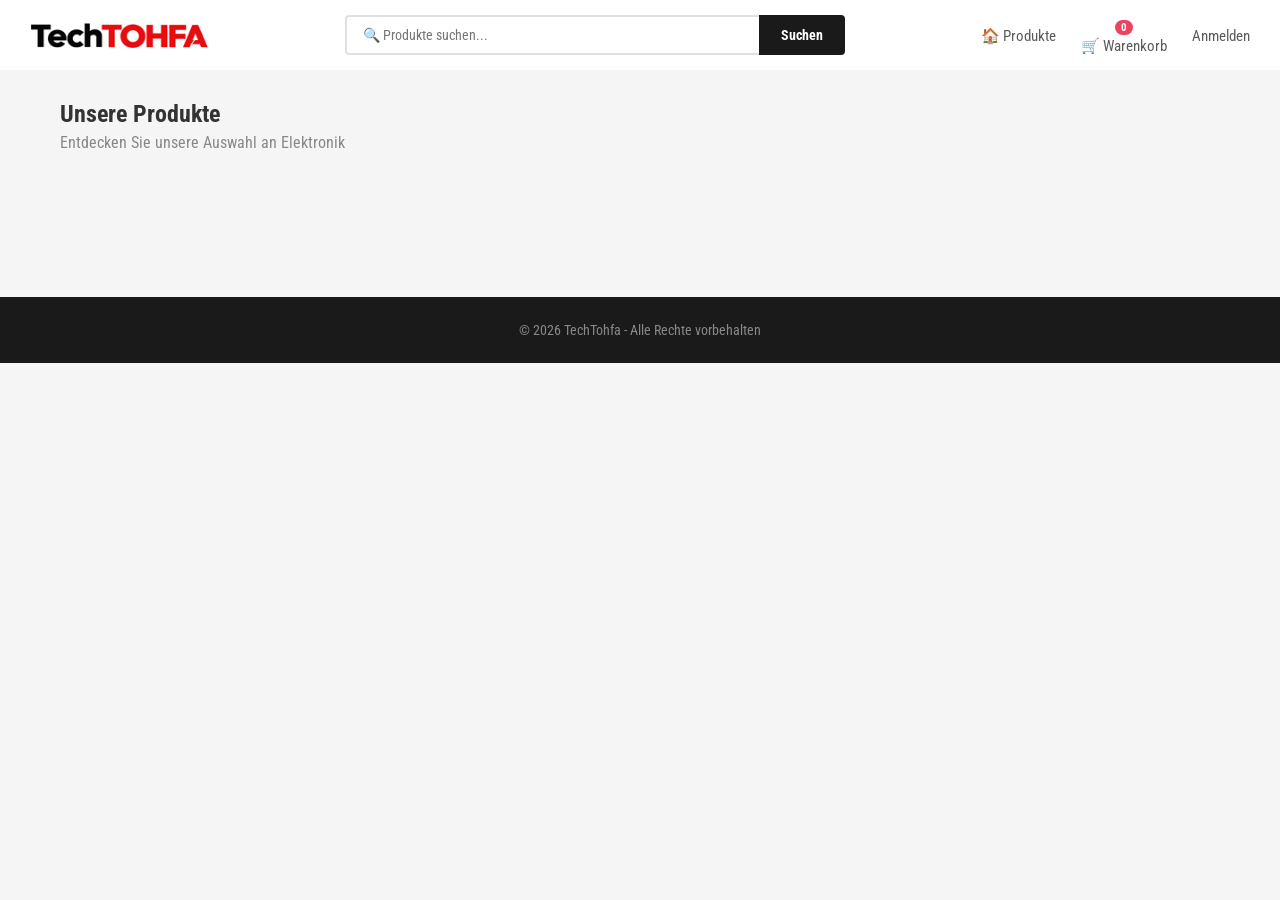
<file: frontend/index.html>
<!DOCTYPE html>
<html lang="de">
<head>
    <meta charset="UTF-8">
    <meta name="viewport" content="width=device-width, initial-scale=1.0">
    <title>TechStore - Elektronik-Shop</title>
    <link rel="preconnect" href="https://fonts.googleapis.com">
    <link rel="preconnect" href="https://fonts.gstatic.com" crossorigin>
    <link href="https://fonts.googleapis.com/css2?family=Roboto+Condensed:wght@300;400;700&display=swap" rel="stylesheet">
    <link rel="stylesheet" href="css/style.css">
</head>
<body>

    <!-- HEADER -->
    <header>
    <div class="header-container">
        <!-- Hamburger Button (nur auf Handy sichtbar) -->
        <button class="mobile-menu-btn" onclick="toggleMobileMenu()">☰</button>

        <a href="index.html" class="logo">
            <img src="bilder/logo.png" alt="TechStore Logo">
        </a>
         <!-- NEU: Mikrofon-Button (immer sichtbar) -->
        <button class="mic-header-btn" id="micBtn" onclick="startSpeech()" title="Spracheingabe">🎤</button>
            <nav id="mainNav">
                        <!-- Schließen-Button: Ganz oben links im Menü -->
            <button class="close-menu-btn" onclick="toggleMobileMenu()">✕</button>
                <div class="suchleiste">
                    <div class="suchleiste">
                        <input type="text" id="suchInput" placeholder="🔍 Produkte suchen..." autocomplete="off">
                        <button onclick="sucheAusfuehrenGlobal()">Suchen</button>
                    </div>
                </div>
                <ul>
                    <li><a href="index.html">🏠 Produkte</a></li>
                    <li><a href="warenkorb.html" class="cart-icon">
                            <span class="cart-count" id="cartCount">0</span>
                            🛒 Warenkorb
                        </a></li>
                    <li id="bestellungenLink" style="display:none;"><a href="bestellungen.html">Bestellungen</a></li>
                    <li id="loginLink"><a href="login.html">Anmelden</a></li>
                    <li id="userMenu" style="display:none; position:relative;">
                        <a href="#" id="userName" onclick="toggleDropdown(event)">👤 <span id="userNameText">Benutzer</span> ▾</a>
                        <div id="userDropdown" class="user-dropdown">
                            <a href="profil.html">👤 Mein Konto</a>
                            <a href="bestellungen.html">📦 Meine Bestellungen</a>
                            <a href="admin.html" id="adminLink" style="display:none;">⚙️ Admin-Bereich</a>
                            <a href="#" onclick="logout()">🚪 Abmelden</a>
                        </div>
                    </li>
                    <!-- PC-Mikrofon -->
                    
                </ul>
            </nav>
        </div>
    </header>

    <!-- MAIN -->
    <main class="container">
        <h2>Unsere Produkte</h2>
        <p style="color:#888; margin-top:5px;">Entdecken Sie unsere Auswahl an Elektronik</p>

        <!-- Kategorie-Filter -->
        <div id="kategorieFilter" class="kategorie-filter">
            <!-- Wird per JavaScript gefüllt -->
        </div>

        <div class="produkt-grid" id="produktGrid">
            <!-- Wird per JavaScript gefüllt -->
        </div>
    </main>

    <!-- FOOTER -->
    <footer>
        &copy; 2026 TechTohfa - Alle Rechte vorbehalten
    </footer>

    <script src="js/api.js"></script>
    <script src="js/index.js"></script>
</body>
</html>
</file>
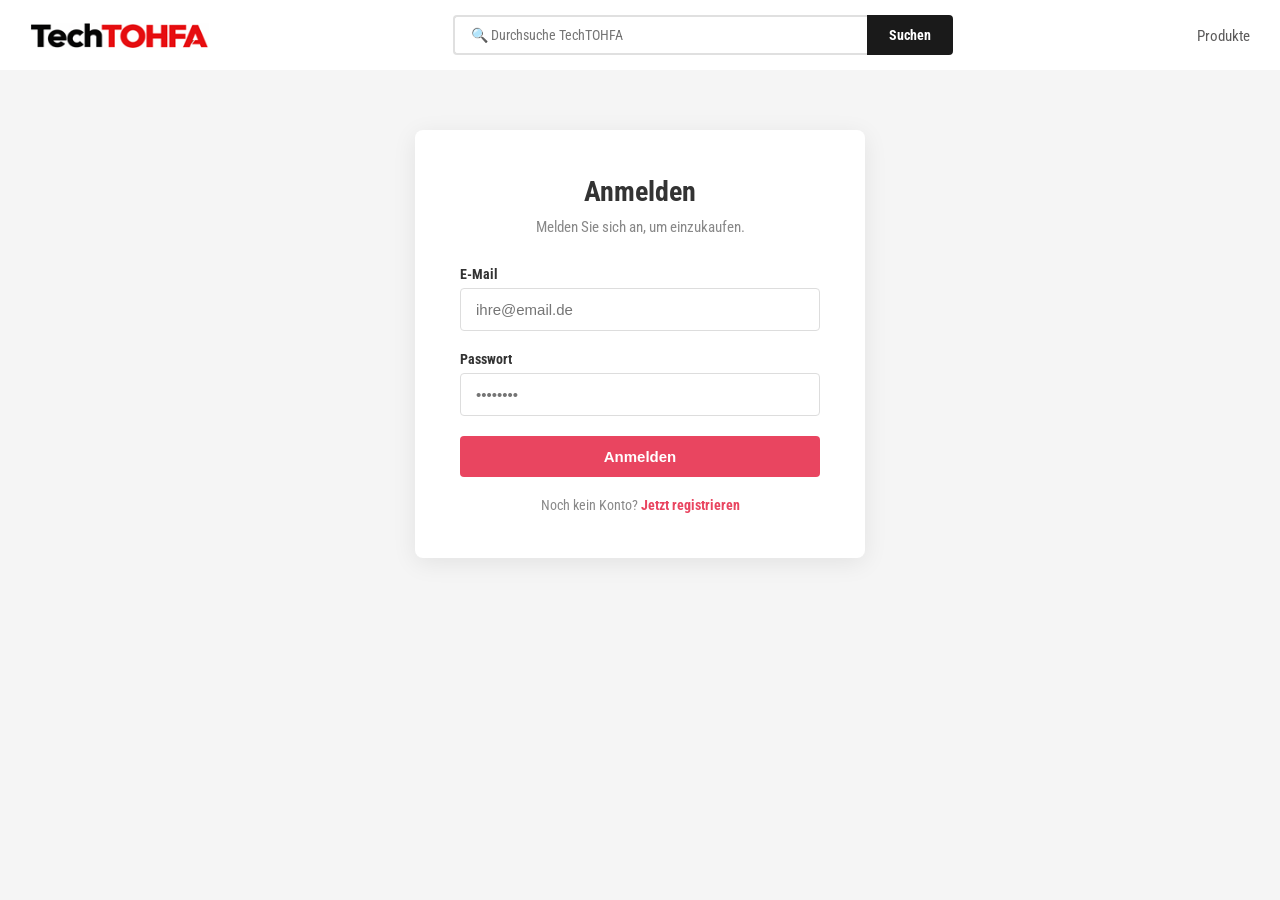
<file: frontend/admin.html>
<!DOCTYPE html>
<html lang="de">
<head>
    <meta charset="UTF-8">
    <meta name="viewport" content="width=device-width, initial-scale=1.0">
    <title>Admin-Bereich - TechStore</title>
    <link rel="preconnect" href="https://fonts.googleapis.com">
    <link rel="preconnect" href="https://fonts.gstatic.com" crossorigin>
    <link href="https://fonts.googleapis.com/css2?family=Roboto+Condensed:wght@300;400;700&display=swap" rel="stylesheet">
    <link rel="stylesheet" href="css/style.css">
</head>
<body>

    <!-- HEADER -->
    <header>
    <div class="header-container">
        <!-- Hamburger Button (nur auf Handy sichtbar) -->
        <button class="mobile-menu-btn" onclick="toggleMobileMenu()">☰</button>

        <a href="index.html" class="logo">
            <img src="bilder/logo.png" alt="TechStore Logo">
        </a>

                <nav id="mainNav">
            <!-- Schließen-Button: Ganz oben links im Menü -->
            <button class="close-menu-btn" onclick="toggleMobileMenu()">✕</button>
                <div class="suchleiste">
                    <input type="text" id="suchInput" placeholder="🔍 Durchsuche TechTohfa" autocomplete="off">
                    <button onclick="sucheAusfuehrenGlobal()">Suchen</button>
                </div>
                <ul>
                    <li><a href="index.html">🏠 Produkte</a></li>
                    <li><a href="warenkorb.html" class="cart-icon">
                            <span class="cart-count" id="cartCount">0</span>
                            🛒 Warenkorb
                        </a></li>
                    <li id="loginLink"><a href="login.html">Anmelden</a></li>
                    <li id="userMenu" style="display:none; position:relative;">
                        <a href="#" id="userName" onclick="toggleDropdown(event)">👤 <span id="userNameText">Benutzer</span> ▾</a>
                        <div id="userDropdown" class="user-dropdown">
                            <a href="profil.html">👤 Mein Konto</a>
                            <a href="bestellungen.html">📦 Meine Bestellungen</a>
                            
                            <a href="#" onclick="logout()">🚪 Abmelden</a>
                        </div>
                    </li>
                </ul>
            </nav>
        </div>
    </header>

    <!-- MAIN -->
    <main class="container">
        <div style="display:flex; justify-content:space-between; align-items:center; margin-bottom:20px;">
            <h1>Admin-Bereich</h1>
            <button class="btn btn-primary" onclick="oeffneProduktModal()">+ Neues Produkt</button>
        </div>
        
        <p style="color:#888; margin-top:5px;">Produkte verwalten (anlegen, bearbeiten, löschen)</p>
        
        <div id="adminInhalt" style="margin-top:30px;">
            <!-- Wird per JavaScript gefüllt -->
        </div>
    </main>

    <!-- MODAL -->
    <div id="produktModal" style="display:none; position:fixed; top:0; left:0; width:100%; height:100%; background:rgba(0,0,0,0.5); z-index:2000; align-items:center; justify-content:center;">
        <div style="background:white; border-radius:8px; padding:30px; max-width:500px; width:90%; max-height:90vh; overflow-y:auto;">
            <h2 id="modalTitel" style="margin-bottom:20px;">Neues Produkt</h2>
            
            <form id="produktForm" onsubmit="speichereProdukt(event)">
                <input type="hidden" id="produktId">
                
                <div class="form-group">
                    <label for="name">Name</label>
                    <input type="text" id="name" required placeholder="z. B. Gaming Maus">
                </div>
                
                <div class="form-group">
                    <label for="beschreibung">Beschreibung</label>
                    <input type="text" id="beschreibung" placeholder="z. B. RGB-Beleuchtung, 16000 DPI">
                </div>
                
                <div class="form-group">
                    <label for="preis">Preis (€)</label>
                    <input type="number" id="preis" step="0.01" min="0" required placeholder="49.99">
                </div>
                
                <div class="form-group">
                    <label for="lagerbestand">Lagerbestand</label>
                    <input type="number" id="lagerbestand" min="0" required placeholder="25">
                </div>
                
                <div class="form-group">
                    <label for="bild_url">Bild-URL</label>
                    <input type="text" id="bild_url" placeholder="bilder/gm1.png">
                </div>
                
                <div class="form-group">
                    <label for="kategorie_id">Kategorie</label>
                    <select id="kategorie_id" required style="width:100%; padding:12px 15px; font-size:15px; border:1px solid #ddd; border-radius:4px;">
                        <!-- Wird per JavaScript gefüllt -->
                    </select>
                </div>
                
                <div style="display:flex; gap:10px; margin-top:20px;">
                    <button type="submit" class="btn btn-primary" style="flex:1;">Speichern</button>
                    <button type="button" class="btn" onclick="schliesseProduktModal()" style="flex:1;">Abbrechen</button>
                </div>
                
                <p id="modalMessage" style="margin-top:15px; text-align:center;"></p>
            </form>
        </div>
    </div>

    <!-- FOOTER -->
    <footer>
        &copy; 2026 TechStore - Alle Rechte vorbehalten
    </footer>

    <script src="js/api.js"></script>
    <script src="js/admin.js"></script>
</body>
</html>
</file>
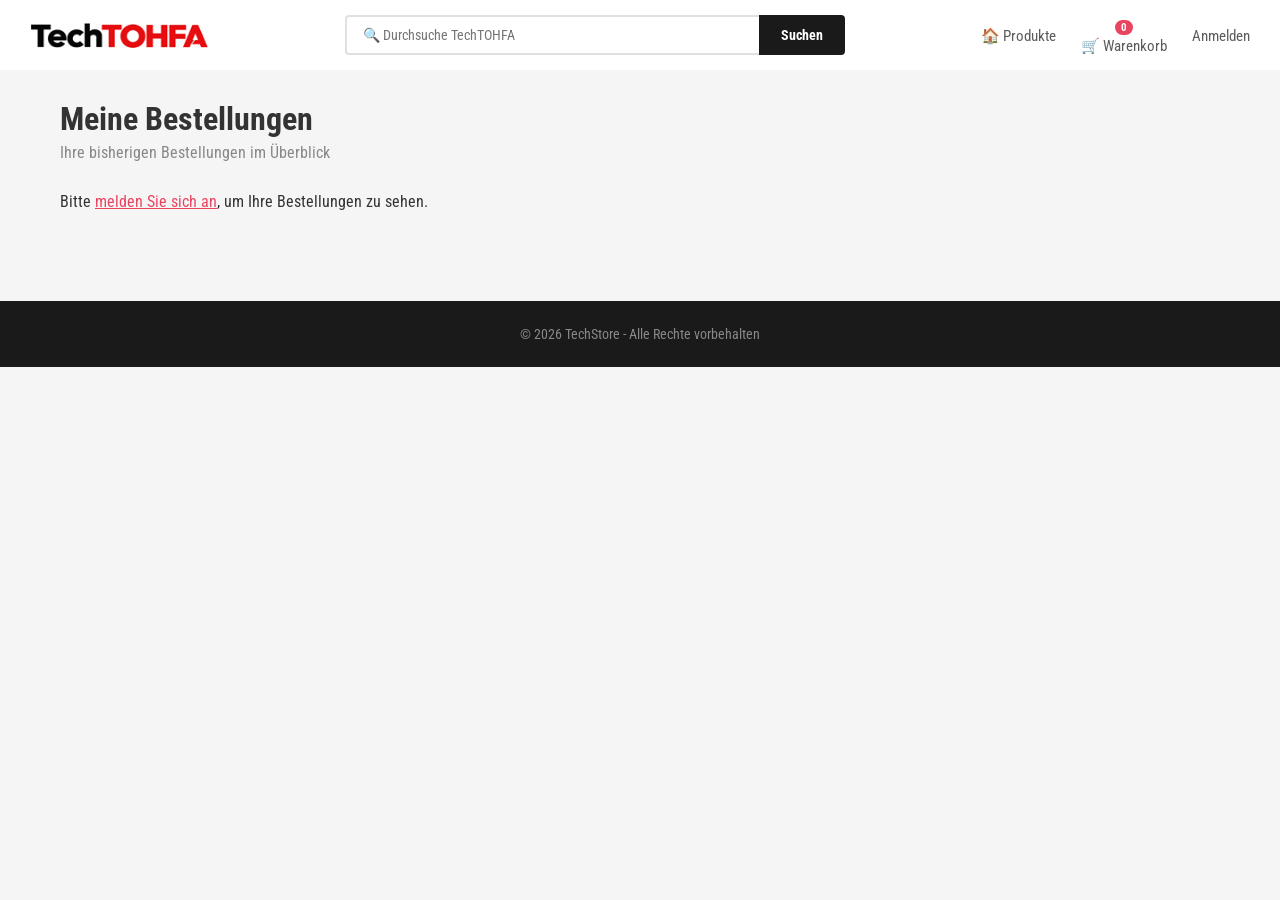
<file: frontend/bestellungen.html>
<!DOCTYPE html>
<html lang="de">
<head>
    <meta charset="UTF-8">
    <meta name="viewport" content="width=device-width, initial-scale=1.0">
    <title>Meine Bestellungen - TechStore</title>
    <link rel="preconnect" href="https://fonts.googleapis.com">
    <link rel="preconnect" href="https://fonts.gstatic.com" crossorigin>
    <link href="https://fonts.googleapis.com/css2?family=Roboto+Condensed:wght@300;400;700&display=swap" rel="stylesheet">
    <link rel="stylesheet" href="css/style.css">
</head>
<body>

    <!-- HEADER -->
    <header>
    <div class="header-container">
        <!-- Hamburger Button (nur auf Handy sichtbar) -->
        <button class="mobile-menu-btn" onclick="toggleMobileMenu()">☰</button>

        <a href="index.html" class="logo">
            <img src="bilder/logo.png" alt="TechStore Logo">
        </a>

               <nav id="mainNav">
            <!-- Schließen-Button: Ganz oben links im Menü -->
            <button class="close-menu-btn" onclick="toggleMobileMenu()">✕</button>
                <div class="suchleiste">
                    <input type="text" id="suchInput" placeholder="🔍 Durchsuche TechTOHFA" autocomplete="off">
                    <button onclick="sucheAusfuehrenGlobal()">Suchen</button>
                </div>
                <ul>
                    <li><a href="index.html">🏠 Produkte</a></li>
                    <li><a href="warenkorb.html" class="cart-icon">
                            <span class="cart-count" id="cartCount">0</span>
                            🛒 Warenkorb
                        </a></li>
                    <li id="loginLink"><a href="login.html">Anmelden</a></li>
                    <li id="userMenu" style="display:none; position:relative;">
                        <a href="#" id="userName" onclick="toggleDropdown(event)">👤 <span id="userNameText">Benutzer</span> ▾</a>
                        <div id="userDropdown" class="user-dropdown">
                            <a href="profil.html">👤 Mein Konto</a>
                            <a href="bestellungen.html">📦 Meine Bestellungen</a>
                            <a href="admin.html" id="adminLink" style="display:none;">⚙️ Admin-Bereich</a>
                            <a href="#" onclick="logout()">🚪 Abmelden</a>
                        </div>
                    </li>
                </ul>
            </nav>
        </div>
    </header>

    <!-- MAIN -->
    <main class="container">
        <h1>Meine Bestellungen</h1>
        <p style="color:#888; margin-top:5px;">Ihre bisherigen Bestellungen im Überblick</p>
        
        <div id="bestellungenInhalt" style="margin-top:30px;">
            <!-- Wird per JavaScript gefüllt -->
        </div>
    </main>

    <!-- FOOTER -->
    <footer>
        &copy; 2026 TechStore - Alle Rechte vorbehalten
    </footer>

    <script src="js/api.js"></script>
    <script src="js/bestellungen.js"></script>
</body>
</html>
</file>
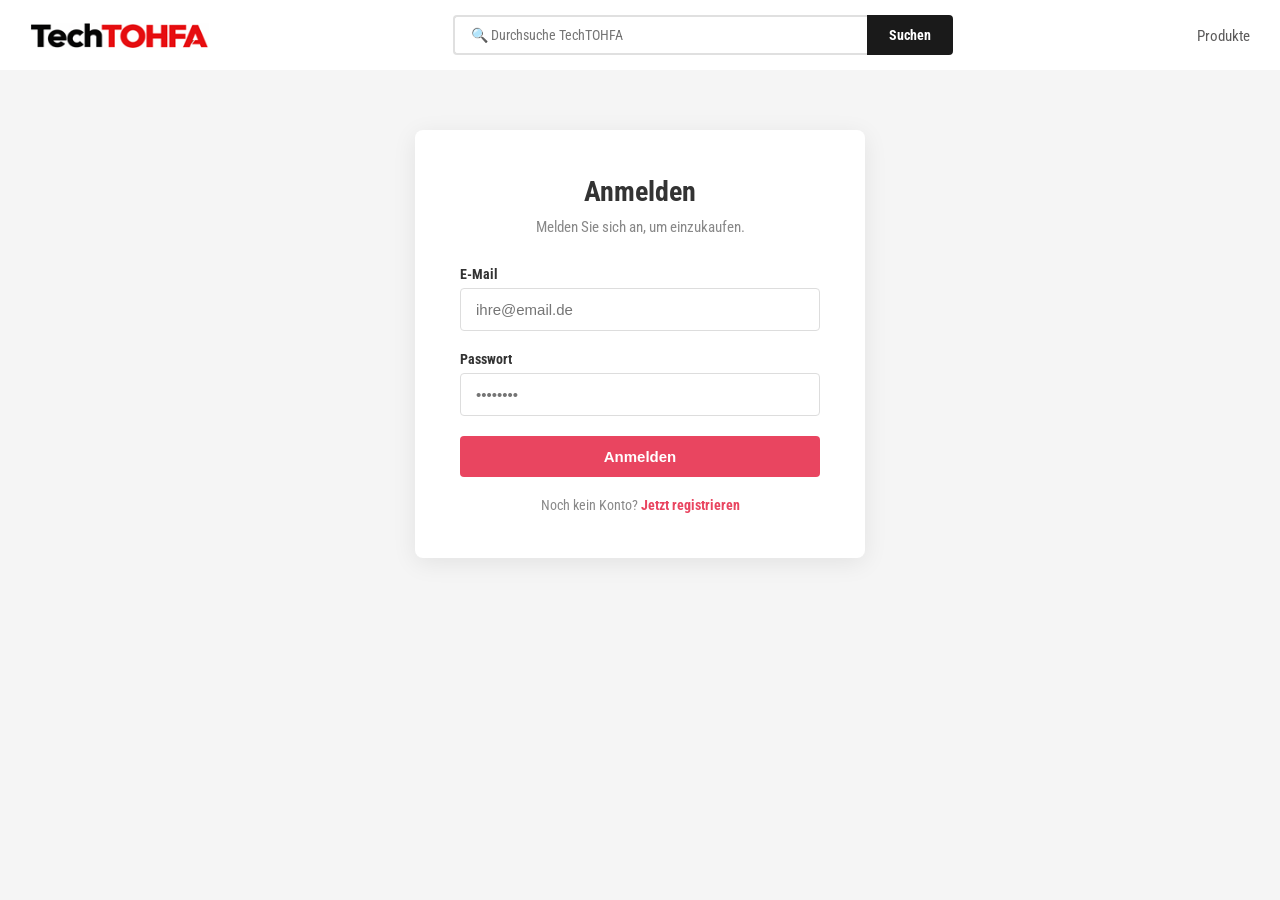
<file: frontend/checkout.html>
<!DOCTYPE html>
<html lang="de">
<head>
    <meta charset="UTF-8">
    <meta name="viewport" content="width=device-width, initial-scale=1.0">
    <title>Kasse - TechStore</title>
    <link rel="preconnect" href="https://fonts.googleapis.com">
    <link rel="preconnect" href="https://fonts.gstatic.com" crossorigin>
    <link href="https://fonts.googleapis.com/css2?family=Roboto+Condensed:wght@300;400;700&display=swap" rel="stylesheet">
    <link rel="stylesheet" href="css/style.css">
</head>
<body>

    <!-- HEADER -->
    <header>
    <div class="header-container">
        <!-- Hamburger Button (nur auf Handy sichtbar) -->
        <button class="mobile-menu-btn" onclick="toggleMobileMenu()">☰</button>

        <a href="index.html" class="logo">
            <img src="bilder/logo.png" alt="TechStore Logo">
        </a>

                <nav id="mainNav">
            <!-- Schließen-Button: Ganz oben links im Menü -->
            <button class="close-menu-btn" onclick="toggleMobileMenu()">✕</button>
                <div class="suchleiste">
                    <input type="text" id="suchInput" placeholder="🔍 Durchsuche TechTOHFA" autocomplete="off">
                    <button onclick="sucheAusfuehrenGlobal()">Suchen</button>
                </div>
                <ul>
                    <li><a href="index.html">🏠 Produkte</a></li>
                    <li><a href="warenkorb.html" class="cart-icon">
                            <span class="cart-count" id="cartCount">0</span>
                            🛒 Warenkorb
                        </a></li>
                    <li id="bestellungenLink" style="display:none;"><a href="bestellungen.html">Bestellungen</a></li>
                    <li id="loginLink"><a href="login.html">Anmelden</a></li>
                    <li id="userMenu" style="display:none; position:relative;">
                        <a href="#" id="userName" onclick="toggleDropdown(event)">👤 <span id="userNameText">Benutzer</span> ▾</a>
                        <div id="userDropdown" class="user-dropdown">
                            <a href="profil.html">👤 Mein Konto</a>
                            <a href="bestellungen.html">📦 Meine Bestellungen</a>
                            <a href="admin.html" id="adminLink" style="display:none;">⚙️ Admin-Bereich</a>
                            <a href="#" onclick="logout()">🚪 Abmelden</a>
                        </div>
                    </li>
                </ul>
            </nav>
        </div>
    </header>

    <!-- MAIN -->
    <main class="container">
        <h1>Kasse</h1>
        
        <div id="checkoutInhalt" style="margin-top:30px;">
            <!-- Wird per JavaScript gefüllt -->
        </div>
    </main>

    <!-- FOOTER -->
    <footer>
        &copy; 2026 TechStore - Alle Rechte vorbehalten
    </footer>

    <script src="js/api.js"></script>
    <script src="js/checkout.js"></script>
</body>
</html>
</file>
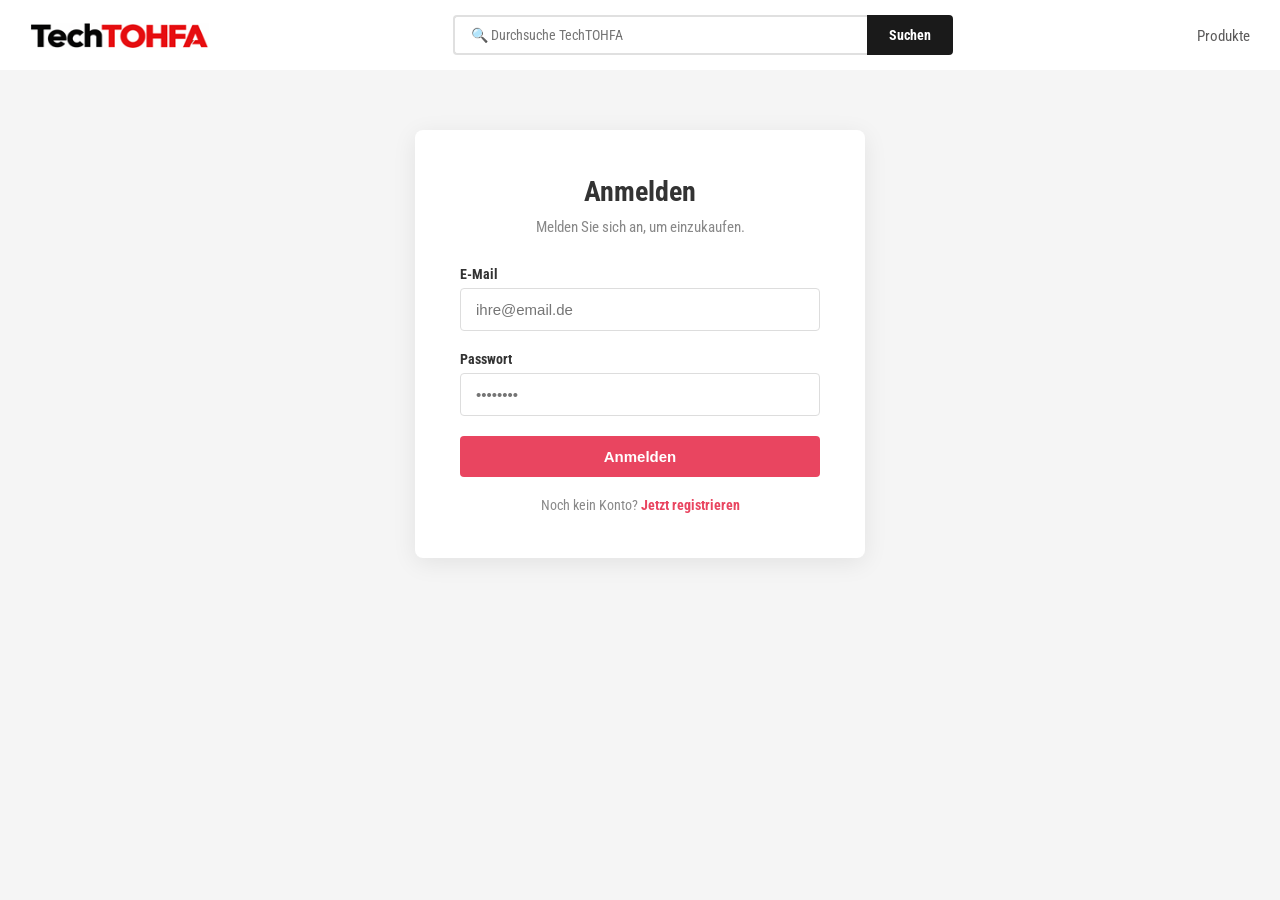
<file: frontend/login.html>
<!DOCTYPE html>
<html lang="de">
<head>
    <meta charset="UTF-8">
    <meta name="viewport" content="width=device-width, initial-scale=1.0">
    <title>Anmelden - TechStore</title>
    <link rel="preconnect" href="https://fonts.googleapis.com">
    <link rel="preconnect" href="https://fonts.gstatic.com" crossorigin>
    <link href="https://fonts.googleapis.com/css2?family=Roboto+Condensed:wght@300;400;700&display=swap" rel="stylesheet">
    <link rel="stylesheet" href="css/style.css">
</head>
<body>

    <!-- HEADER -->
    <header>
        <div class="header-container">
            <a href="index.html" class="logo">
                <img src="bilder/logo.png" alt="TechStore Logo">
            </a>
            <nav>
                <div class="suchleiste">
                    <input type="text" id="suchInput" placeholder="🔍 Durchsuche TechTOHFA" autocomplete="off">
                    <button onclick="sucheAusfuehrenGlobal()">Suchen</button>
                </div>
                <ul>
                    <li><a href="index.html">Produkte</a></li>
                </ul>
            </nav>
        </div>
    </header>

    <!-- FORMULAR -->
    <div class="form-box">
        <h1 id="formTitle">Anmelden</h1>
        <p class="subtitle" id="formSubtitle">Melden Sie sich an, um einzukaufen.</p>
        
        <form id="loginForm">
            <div class="form-group">
                <label for="email">E-Mail</label>
                <input type="email" id="email" required placeholder="ihre@email.de" autocomplete="off">
            </div>
            
            <div class="form-group">
                <label for="passwort">Passwort</label>
                <input type="password" id="passwort" required placeholder="••••••••" autocomplete="new-password">
            </div>
            
            <button type="submit" class="btn btn-primary btn-block" id="submitBtn">
                Anmelden
            </button>
        </form>
        
        <p class="error" id="errorMsg" style="display:none;"></p>
        
        <p style="text-align:center; margin-top:20px; color:#888; font-size:14px;">
            <span id="switchText">Noch kein Konto?</span>
            <a href="#" id="switchLink" style="color:#e94560; font-weight:700; text-decoration:none;">
                Jetzt registrieren
            </a>
        </p>
    </div>

    <script src="js/api.js"></script>
    <script src="js/login.js"></script>
</body>
</html>
</file>
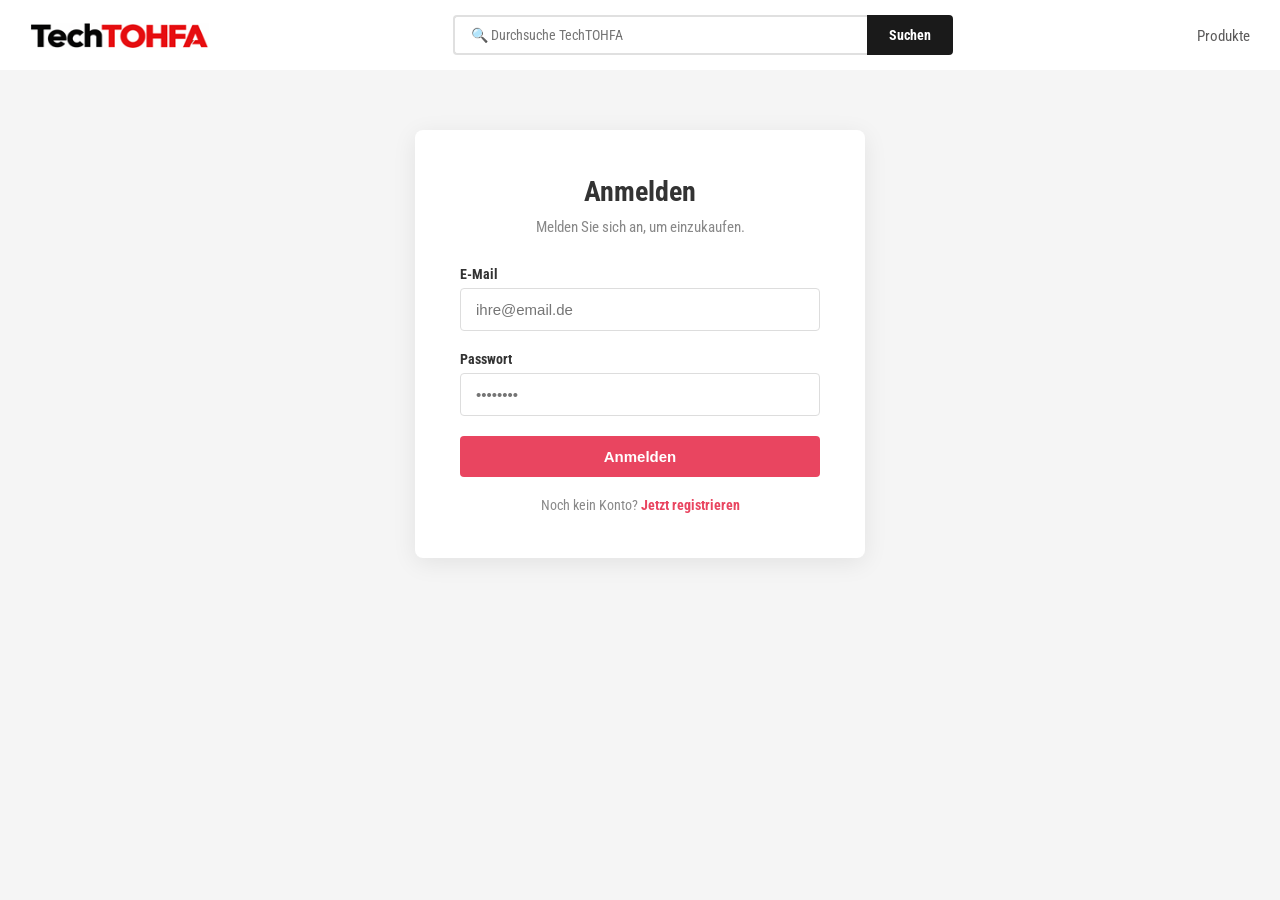
<file: frontend/profil.html>
<!DOCTYPE html>
<html lang="de">
<head>
    <meta charset="UTF-8">
    <meta name="viewport" content="width=device-width, initial-scale=1.0">
    <title>Mein Konto - TechTOHFA</title>
    <link rel="preconnect" href="https://fonts.googleapis.com">
    <link rel="preconnect" href="https://fonts.gstatic.com" crossorigin>
    <link href="https://fonts.googleapis.com/css2?family=Roboto+Condensed:wght@300;400;700&display=swap" rel="stylesheet">
    <link rel="stylesheet" href="css/style.css">
</head>
<body>

    <!-- HEADER -->
    <header>
        <div class="header-container">
            <button class="mobile-menu-btn" onclick="toggleMobileMenu()">☰</button>
            <a href="index.html" class="logo">
                <img src="bilder/logo.png" alt="TechTOHFA Logo">
            </a>
            <nav id="mainNav">
                <button class="close-menu-btn" onclick="toggleMobileMenu()">✕</button>
                <div class="suchleiste">
                    <input type="text" id="suchInput" placeholder="🔍 Produkte suchen..." autocomplete="off">
                    <button onclick="sucheAusfuehrenGlobal()">Suchen</button>
                </div>
                <ul>
                    <li><a href="index.html">🏠 Produkte</a></li>
                    <li><a href="warenkorb.html" class="cart-icon">
                            <span class="cart-count" id="cartCount">0</span>
                            🛒 Warenkorb
                        </a></li>
                    <li id="bestellungenLink" style="display:none;"><a href="bestellungen.html">📦 Bestellungen</a></li>
                    <li id="loginLink"><a href="login.html">👤 Anmelden</a></li>
                    <li id="userMenu" style="display:none; position:relative;">
                        <a href="#" id="userName" onclick="toggleDropdown(event)">👤 <span id="userNameText">Benutzer</span> ▾</a>
                        <div id="userDropdown" class="user-dropdown">
                            <a href="profil.html">👤 Mein Konto</a>
                            <a href="bestellungen.html">📦 Meine Bestellungen</a>
                            <a href="admin.html" id="adminLink" style="display:none;">⚙️ Admin-Bereich</a>
                            <a href="#" onclick="logout()">🚪 Abmelden</a>
                        </div>
                    </li>
                </ul>
            </nav>
        </div>
    </header>

    <!-- MAIN -->
    <main class="container">
        <h1>Mein Konto</h1>
        <p style="color:#888; margin-top:5px;">Ihre persönlichen Daten</p>
        
        <div id="profilInhalt" style="margin-top:30px;">
            <!-- Wird per JavaScript gefüllt -->
        </div>
    </main>

    <!-- FOOTER -->
    <footer>
        &copy; 2026 TechTOHFA - Alle Rechte vorbehalten
    </footer>

    <script src="js/api.js"></script>
    <script src="js/profil.js"></script>
</body>
</html>
</file>
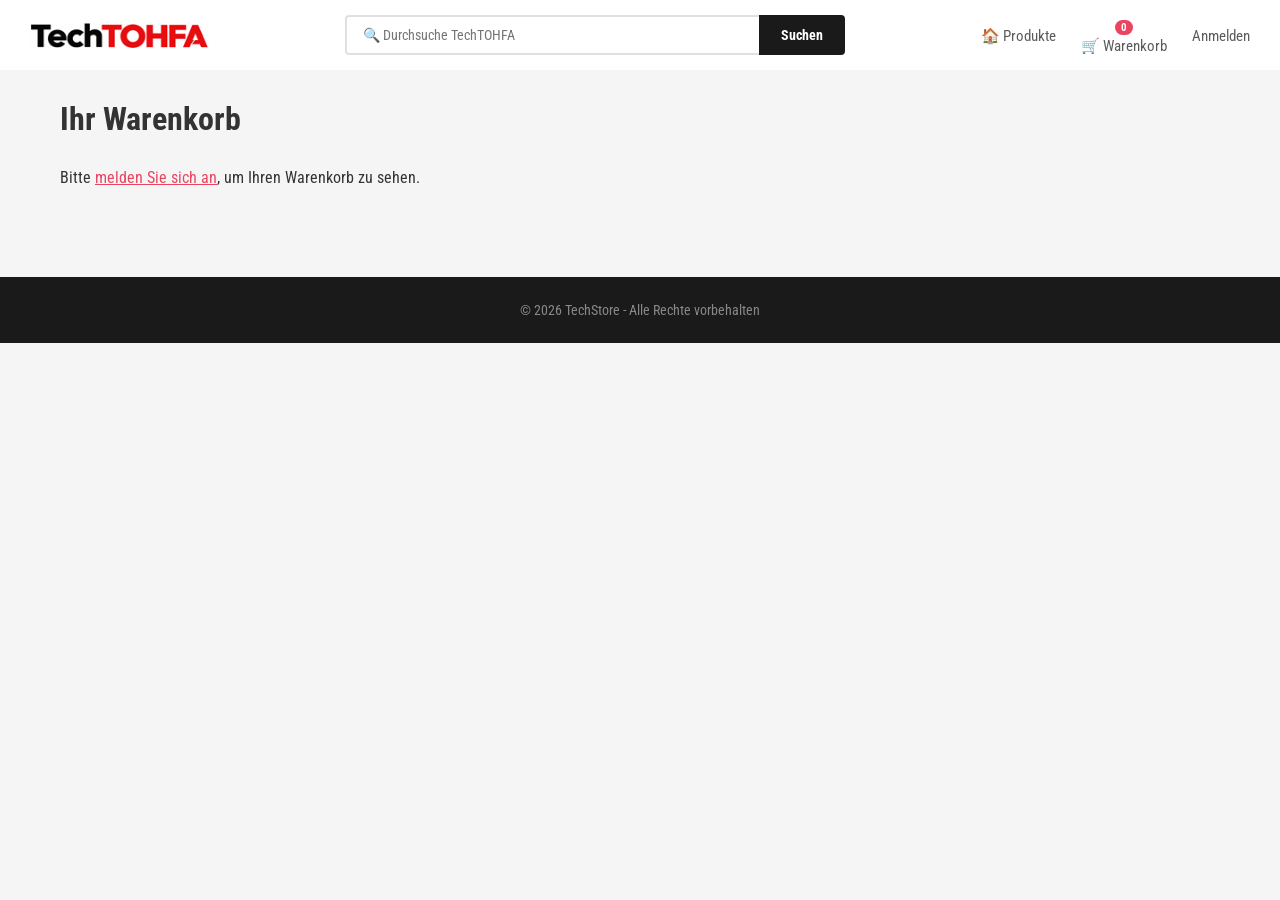
<file: frontend/warenkorb.html>
<!DOCTYPE html>
<html lang="de">
<head>
    <meta charset="UTF-8">
    <meta name="viewport" content="width=device-width, initial-scale=1.0">
    <title>Warenkorb - TechStore</title>
    <link rel="preconnect" href="https://fonts.googleapis.com">
    <link rel="preconnect" href="https://fonts.gstatic.com" crossorigin>
    <link href="https://fonts.googleapis.com/css2?family=Roboto+Condensed:wght@300;400;700&display=swap" rel="stylesheet">
    <link rel="stylesheet" href="css/style.css">
</head>
<body>

    <!-- HEADER -->
    <header>
    <div class="header-container">
        <!-- Hamburger Button (nur auf Handy sichtbar) -->
        <button class="mobile-menu-btn" onclick="toggleMobileMenu()">☰</button>

        <a href="index.html" class="logo">
            <img src="bilder/logo.png" alt="TechStore Logo">
        </a>

                <nav id="mainNav">
            <!-- Schließen-Button: Ganz oben links im Menü -->
            <button class="close-menu-btn" onclick="toggleMobileMenu()">✕</button>
                <div class="suchleiste">
                    <input type="text" id="suchInput" placeholder="🔍 Durchsuche TechTOHFA" autocomplete="off">
                    <button onclick="sucheAusfuehrenGlobal()">Suchen</button>
                </div>
                <ul>
                    <li><a href="index.html">🏠 Produkte</a></li>
                    <li><a href="warenkorb.html" class="cart-icon">
                            <span class="cart-count" id="cartCount">0</span>
                            🛒 Warenkorb
                        </a></li>
                    <li id="bestellungenLink" style="display:none;"><a href="bestellungen.html">Bestellungen</a></li>
                    <li id="loginLink"><a href="login.html">Anmelden</a></li>
                    <li id="userMenu" style="display:none; position:relative;">
                        <a href="#" id="userName" onclick="toggleDropdown(event)">👤 <span id="userNameText">Benutzer</span> ▾</a>
                        <div id="userDropdown" class="user-dropdown">
                            <a href="profil.html">👤 Mein Konto</a>
                            <a href="bestellungen.html">📦 Meine Bestellungen</a>
                            <a href="admin.html" id="adminLink" style="display:none;">⚙️ Admin-Bereich</a>
                            <a href="#" onclick="logout()">🚪 Abmelden</a>
                        </div>
                    </li>
                </ul>
            </nav>
        </div>
    </header>

    <!-- MAIN -->
    <main class="container">
        <h1>Ihr Warenkorb</h1>
        
        <div id="warenkorbInhalt" style="margin-top:30px;">
            <!-- Wird per JavaScript gefüllt -->
        </div>
    </main>

    <!-- FOOTER -->
    <footer>
        &copy; 2026 TechStore - Alle Rechte vorbehalten
    </footer>

    <script src="js/api.js"></script>
    <script src="js/warenkorb.js"></script>
</body>
</html>
</file>
<file: frontend/css/style.css>
/* ========================================
   TECHSTORE - STYLES
   ======================================== */

/* Reset */
* {
    margin: 0;
    padding: 0;
    box-sizing: border-box;
}

body {
    font-family: 'Roboto Condensed', sans-serif;
    background-color: #f5f5f5;
    color: #333;
}

/* ========================================
   HEADER
   ======================================== */

header {
    background-color: #ffffff;
    color: rgb(209, 207, 207);
    padding: 15px 0;
    position: sticky;
    top: 0;
    z-index: 1000;
}

.header-container {
    max-width: 100%;
    margin: 0 auto;
    padding: 0 30px;
    display: grid;
    grid-template-columns: auto 1fr auto;
    align-items: center;
    gap: 20px;
}

.header-container nav {
    display: contents;
}

.header-container nav ul {
    display: flex;
    gap: 25px;
    align-items: center;
    list-style: none;
    justify-self: end;
}

.logo {
    display: flex;
    align-items: center;
    text-decoration: none;
}

.logo img {
    height: 25px;   
    width: auto;
    display: block;
}

nav ul {
    list-style: none;
    display: flex;
    gap: 25px;
    align-items: center;
}

nav ul li a {
    color: #5c5b5b;
    text-decoration: none;
    font-size: 15px;
    transition: color 0.3s;
}

nav ul li a:hover {
    color: rgb(130, 129, 129);
}

.cart-icon {
    display: inline-flex;
    flex-direction: column;
    align-items: center;
    gap: 2px;
}

.cart-count {
    background-color: #e94560;
    color: white;
    font-size: 11px;
    font-weight: 700;
    padding: 2px 6px;
    border-radius: 10px;
    line-height: 1;
    min-width: 16px;
    text-align: center;
}

/* ========================================
   CONTAINER
   ======================================== */

.container {
    max-width: 1200px;
    margin: 0 auto;
    padding: 30px 20px;
}

/* ========================================
   PRODUKT-GRID
   ======================================== */

.produkt-grid {
    display: grid;
    grid-template-columns: repeat(auto-fill, minmax(250px, 1fr));
    gap: 25px;
    margin-top: 30px;
}

.produkt-card {
    background: white;
    border-radius: 8px;
    overflow: hidden;
    box-shadow: 0 2px 10px rgba(0,0,0,0.08);
    transition: transform 0.3s, box-shadow 0.3s;
    cursor: pointer;
}

.produkt-card:hover {
    transform: translateY(-5px);
    box-shadow: 0 5px 20px rgba(0,0,0,0.15);
}

.produkt-card img {
    width: 100%;
    height: 250px;
    object-fit: cover;
    background-color: #f9f9f9;
}

.produkt-info {
    padding: 20px;
}

.produkt-info h3 {
    font-size: 18px;
    margin-bottom: 8px;
    color: #1a1a1a;
}

.produkt-info .beschreibung {
    font-size: 14px;
    color: #888;
    margin-bottom: 12px;
}

.produkt-info .preis {
    font-size: 20px;
    font-weight: 700;
    color: #e94560;
}

.produkt-info .lager {
    font-size: 13px;
    color: #4caf50;
    margin-top: 5px;
}

/* ========================================
   BUTTONS
   ======================================== */

.btn {
    display: inline-block;
    padding: 12px 24px;
    background-color: #1a1a1a;
    color: white;
    text-decoration: none;
    border: none;
    border-radius: 4px;
    font-size: 15px;
    font-weight: 700;
    cursor: pointer;
    transition: background-color 0.3s;
}

.btn:hover {
    background-color: #333;
}

.btn-primary {
    background-color: #e94560;
}

.btn-primary:hover {
    background-color: #c73652;
}

.btn-block {
    width: 100%;
    text-align: center;
}

/* ========================================
   WARENKORB
   ======================================== */

.warenkorb-item {
    background: white;
    border-radius: 8px;
    padding: 20px;
    margin-bottom: 15px;
    display: flex;
    justify-content: space-between;
    align-items: center;
    box-shadow: 0 2px 8px rgba(0,0,0,0.06);
}

.warenkorb-item-info h3 {
    font-size: 17px;
    margin-bottom: 5px;
}

.warenkorb-item-info .preis {
    color: #e94560;
    font-weight: 700;
}

.warenkorb-summe {
    background: white;
    border-radius: 8px;
    padding: 25px;
    margin-top: 25px;
    text-align: right;
    box-shadow: 0 2px 8px rgba(0,0,0,0.06);
}

.warenkorb-summe h2 {
    font-size: 24px;
    margin-bottom: 20px;
}

.warenkorb-summe .gesamt {
    color: #e94560;
}

/* ========================================
   FORMULARE
   ======================================== */

.form-box {
    max-width: 450px;
    margin: 60px auto;
    background: white;
    padding: 45px;
    border-radius: 8px;
    box-shadow: 0 5px 25px rgba(0,0,0,0.08);
}

.form-box h1 {
    font-size: 28px;
    margin-bottom: 10px;
    text-align: center;
}

.form-box .subtitle {
    text-align: center;
    color: #888;
    margin-bottom: 30px;
    font-size: 15px;
}

.form-group {
    margin-bottom: 20px;
}

.form-group label {
    display: block;
    font-size: 14px;
    font-weight: 700;
    margin-bottom: 6px;
}

.form-group input {
    width: 100%;
    padding: 12px 15px;
    font-size: 15px;
    border: 1px solid #ddd;
    border-radius: 4px;
    transition: border-color 0.3s;
}

.form-group input:focus {
    outline: none;
    border-color: #e94560;
}

/* ========================================
   FEHLERMELDUNG
   ======================================== */

.error {
    color: #e94560;
    font-size: 14px;
    margin-top: 15px;
    text-align: center;
}

/* ========================================
   FOOTER
   ======================================== */

footer {
    background: #1a1a1a;
    color: #888;
    text-align: center;
    padding: 25px;
    margin-top: 60px;
    font-size: 14px;
}

/* ========================================
   USER-MENÜ (Dropdown)
   ======================================== */

#userName {
    cursor: pointer;
    color: rgb(90, 90, 91);
    font-size: 15px;
    transition: color 0.3s;
    user-select: none;
}

#userName:hover {
    color: #333;
}

.user-dropdown {
    display: none;
    position: absolute;
    top: 100%;
    right: 0;
    background: white;
    border-radius: 6px;
    box-shadow: 0 4px 12px rgba(0,0,0,0.15);
    min-width: 200px;
    z-index: 1001;
    margin-top: 10px;
    overflow: hidden;
}

.user-dropdown.show {
    display: block;
}

.user-dropdown a {
    display: block;
    padding: 12px 18px;
    color: #1a1a1a;
    text-decoration: none;
    font-size: 14px;
    transition: background-color 0.2s;
}

.user-dropdown a:first-child {
    border-bottom: 1px solid #f0f0f0;
}

.user-dropdown a:hover {
    background-color: #f5f5f5;
}

.user-dropdown a:last-child {
    color: #e94560;
}

/* ========================================
   KATEGORIE-FILTER
   ======================================== */

.kategorie-filter {
    display: flex;
    flex-wrap: wrap;
    gap: 10px;
    margin-top: 25px;
    margin-bottom: 10px;
}

.filter-btn {
    padding: 10px 18px;
    background: white;
    border: 2px solid #e0e0e0;
    border-radius: 25px;
    font-family: 'Roboto Condensed', sans-serif;
    font-size: 14px;
    font-weight: 700;
    color: #555;
    cursor: pointer;
    transition: all 0.2s;
    display: inline-flex;
    align-items: center;
    gap: 8px;
}

.filter-btn:hover {
    border-color: #e94560;
    color: #e94560;
}

.filter-btn.active {
    background: #1a1a1a;
    color: white;
    border-color: #1a1a1a;
}

.filter-count {
    background: #e94560;
    color: white;
    font-size: 11px;
    padding: 2px 8px;
    border-radius: 10px;
    font-weight: 700;
}

.filter-btn.active .filter-count {
    background: #e94560;
}


/* ========================================
   SUCHLEISTE
   ======================================== */

.suchleiste {
    display: flex;
    align-items: center;
    gap: 0;
    width: 100%;
    max-width: 500px;
    justify-self: center;
}

.suchleiste input {
    flex: 1;
    padding: 10px 16px;
    font-size: 14px;
    font-family: 'Roboto Condensed', sans-serif;
    border: 2px solid #e0e0e0;
    border-right: none;
    border-radius: 4px 0 0 4px;
    outline: none;
    transition: border-color 0.2s;
}

.suchleiste input:focus {
    border-color: #e94560;
}

.suchleiste button {
    padding: 10px 20px;
    background: #1a1a1a;
    color: white;
    border: 2px solid #1a1a1a;
    border-radius: 0 4px 4px 0;
    font-family: 'Roboto Condensed', sans-serif;
    font-size: 14px;
    font-weight: 700;
    cursor: pointer;
    transition: background 0.2s;
    white-space: nowrap;
}

.suchleiste button:hover {
    background: #e94560;
    border-color: #e94560;
}



/* Responsive: Suchleiste auf kleinen Bildschirmen anpassen */
@media (max-width: 900px) {
    .suchleiste {
        display: flex;
        width: 100%;
        max-width: 100%;
        margin-top: 10px;
    }
    
    .suchleiste input {
        flex: 1;
    }
    
    .suchleiste button {
        white-space: nowrap;
    }
}

/* Responsive */
@media (max-width: 768px) {
    .kategorie-filter {
        gap: 8px;
    }
    
    .filter-btn {
        padding: 8px 14px;
        font-size: 13px;
    }
}

/* ========================================
   MOBILE ANSICHT (Handy)
   ======================================== */

@media (max-width: 768px) {
    /* Header: Grid auf 1 Spalte umstellen */
    .header-container {
        display: flex;
        flex-direction: column;
        gap: 10px;
        padding: 10px 15px;
    }

    /* Logo mittig */
    .logo {
        justify-content: center;
        width: 100%;
    }

    /* Navigation mittig */
    .header-container nav {
        display: flex;
        flex-direction: column;
        align-items: center;
        width: 100%;
        gap: 10px;
    }

    
    /* Navigation in einer Reihe */
    .header-container nav ul {
        display: flex;
        flex-wrap: wrap;
        justify-content: center;
        gap: 15px;
        padding: 0;
        width: 100%;
        justify-self: center;
    }

    /* Container padding */
    .container {
        padding: 15px 10px;
    }

    /* Produkte in einer Spalte */
    .produkt-grid {
        grid-template-columns: 1fr;
        gap: 15px;
    }

    .produkt-card img {
        height: 200px;
    }

    /* Produktdetail */
    #produktDetail > div {
        padding: 20px 15px !important;
        gap: 20px !important;
    }

    /* Warenkorb-Items */
    .warenkorb-item {
        flex-direction: column;
        align-items: flex-start;
        gap: 10px;
    }

    /* Buttons */
    .btn {
        padding: 10px 15px;
        font-size: 14px;
    }
}

/* ========================================
   PRODUKT-DETAILSEITE
   ======================================== */

.produkt-detail-wrapper {
    display: flex;
    gap: 40px;
    background: white;
    padding: 40px;
    border-radius: 8px;
    box-shadow: 0 2px 10px rgba(0,0,0,0.08);
    flex-wrap: wrap;
}

.produkt-detail-bild {
    flex: 1;
    min-width: 300px;
}

.produkt-detail-bild img {
    width: 100%;
    border-radius: 8px;
}

.produkt-detail-info {
    flex: 1;
    min-width: 300px;
}

.produkt-detail-info h1 {
    font-size: 32px;
    margin-bottom: 10px;
}

.produkt-detail-info .beschreibung {
    color: #888;
    margin-bottom: 20px;
}

.produkt-detail-info .preis {
    font-size: 32px;
    font-weight: 700;
    color: #e94560;
    margin-bottom: 20px;
}

.produkt-detail-info .lager {
    color: #4caf50;
    margin-bottom: 25px;
}

.mengen-selector {
    display: flex;
    gap: 10px;
    align-items: center;
    margin-bottom: 20px;
}

.mengen-selector #menge {
    font-size: 20px;
    font-weight: 700;
    min-width: 40px;
    text-align: center;
}

/* ========================================
   MOBILE: PRODUKT-DETAILSEITE
   ======================================== */

@media (max-width: 768px) {
    .produkt-detail-wrapper {
        flex-direction: column;
        padding: 20px 15px;
        gap: 20px;
    }

    .produkt-detail-bild {
        min-width: 100%;
    }

    .produkt-detail-info {
        min-width: 100%;
    }

    .produkt-detail-info h1 {
        font-size: 24px; /* Kleiner auf dem Handy */
    }

    .produkt-detail-info .preis {
        font-size: 26px;
    }

    .mengen-selector {
        justify-content: center;
    }
}

/* ========================================
   HAMBURGER-MENÜ (Mobile)
   ======================================== */

/* Standardmäßig (Desktop) verstecken */
.mobile-menu-btn,
.close-menu-btn {
    display: none;
    background: none;
    border: none;
    font-size: 26px;
    cursor: pointer;
    color: #333;
}

/* Auf dem Handy anzeigen */
@media (max-width: 768px) {
    .mobile-menu-btn {
        display: block;
        position: absolute;
        left: 15px;
        top: 15px;
    }

    .logo {
        margin: 0 auto;
    }

    /* Das Menü wird zur Schublade */
    .header-container nav {
        position: fixed;
        top: 0;
        left: -100%; /* Versteckt links außerhalb des Bildschirms */
        width: 75%;
        height: 100vh;
        background: white;
        flex-direction: column;
        align-items: flex-start;
        padding: 60px 20px 20px 20px;
        box-shadow: 2px 0 10px rgba(0,0,0,0.2);
        transition: left 0.3s ease;
        z-index: 2000;
    }

    /* Wenn das Menü offen ist */
    .header-container nav.open {
        left: 0;
    }

        /* Schließen-Button: Standardmäßig versteckt */
    .close-menu-btn {
        display: none;
        background: none;
        border: none;
        font-size: 26px;
        cursor: pointer;
        color: #333;
        padding: 0;
        margin-bottom: 20px; /* Abstand zu den Links darunter */
        align-self: flex-start; /* Ganz nach links ausrichten */
    }

    /* Wenn das Menü offen ist, zeige das X */
    .header-container nav.open .close-menu-btn {
        display: block;
    }

    /* Navigationsliste untereinander */
    .header-container nav ul {
        flex-direction: column;
        align-items: flex-start;
        width: 100%;
        gap: 20px;
    }

    .header-container nav ul li {
        width: 100%;
    }

    .header-container nav ul li a {
        font-size: 18px;
        display: block;
        padding: 10px 0;
        border-bottom: 1px solid #eee;
    }
}


/* ========================================
   ADMIN-BEREICH (Produktliste)
   ======================================== */

.admin-produkt {
    background: white;
    border-radius: 8px;
    padding: 20px;
    margin-bottom: 15px;
    display: flex;
    align-items: center;
    gap: 20px;
    box-shadow: 0 2px 8px rgba(0,0,0,0.06);
}

.admin-produkt-img {
    width: 80px;
    height: 80px;
    object-fit: cover;
    border-radius: 6px;
    background: #f9f9f9;
}

.admin-produkt-info {
    flex: 1;
}

.admin-produkt-info h3 {
    font-size: 18px;
    margin-bottom: 5px;
}

.admin-produkt-beschreibung {
    color: #888;
    font-size: 14px;
    margin-bottom: 5px;
}

.admin-produkt-details {
    font-size: 14px;
    color: #555;
}

.admin-produkt-details strong {
    color: #e94560;
}

.admin-produkt-actions {
    display: flex;
    gap: 8px;
}

/* Mobile Anpassung */
@media (max-width: 768px) {
    .admin-produkt {
        flex-direction: column;
        align-items: flex-start;
        padding: 15px;
    }

    .admin-produkt-img {
        width: 60px;
        height: 60px;
        margin-bottom: 10px;
    }

    .admin-produkt-info {
        width: 100%;
    }

    .admin-produkt-actions {
        width: 100%;
        margin-top: 15px;
        justify-content: space-between;
    }

    .admin-produkt-actions .btn {
        flex: 1;
        text-align: center;
    }
}

/* ========================================
   TRUST BADGES (Produktseite)
   ======================================== */

.trust-badges {
    background-color: #f9f9f9;
    border-left: 4px solid #4caf50;
    padding: 15px;
    border-radius: 4px;
    margin-bottom: 20px;
}

.trust-badges ul {
    margin: 0;
}



/* Mikrofon-Button */
#micBtn.listening {
    animation: pulse 1s infinite;
    background-color: #4caf50 !important;
    border-color: #4caf50 !important;
}

@keyframes pulse {
    0% { opacity: 1; }
    50% { opacity: 0.5; }
    100% { opacity: 1; }
}


/* ========================================
   MIKROFON-BUTTON IM HEADER
   ======================================== */

.mic-header-btn {
    display: none; /* Standardmäßig versteckt (Desktop) */
    background: #e94560;
    border: 2px solid #e94560;
    color: white;
    font-size: 20px;
    padding: 8px 12px;
    border-radius: 50%;
    cursor: pointer;
    transition: background 0.2s, transform 0.2s;
    margin-left: 10px;
}

.mic-header-btn {
    background: transparent;
    color: #333;
    border: none;
    font-size: 20px;
    cursor: pointer;
    padding: 5px;
    transition: color 0.2s;
}

.mic-header-btn:hover {
    color: #e94560;
}

.mic-header-btn:focus {
    outline: none;
}

/* Auf dem Handy sichtbar machen */
@media (max-width: 768px) {
    .mic-header-btn {
        display: block;
        position: absolute;
        right: 15px;
        top: 15px;
    }
    
    /* Die ganze Suchleiste auf dem Handy ausblenden */
    .suchleiste {
        display: none !important;
    }

    /* Suchleiste im Hamburger-Menü ausblenden */
    .header-container nav .suchleiste {
        display: none !important;
    }
}

/* ========================================
   MIKROFON-BUTTON (PC)
   ======================================== */

.mic-pc {
    display: flex;
    align-items: center;
}

.mic-pc button {
    background: transparent;
    border: none;
    color: #333;
    font-size: 20px;
    cursor: pointer;
    padding: 5px 10px;
    transition: color 0.2s, transform 0.2s;
}

.mic-pc button:hover {
    color: #e94560;
    transform: scale(1.1);
}

.mic-pc button:focus {
    outline: none;
}
</file>
